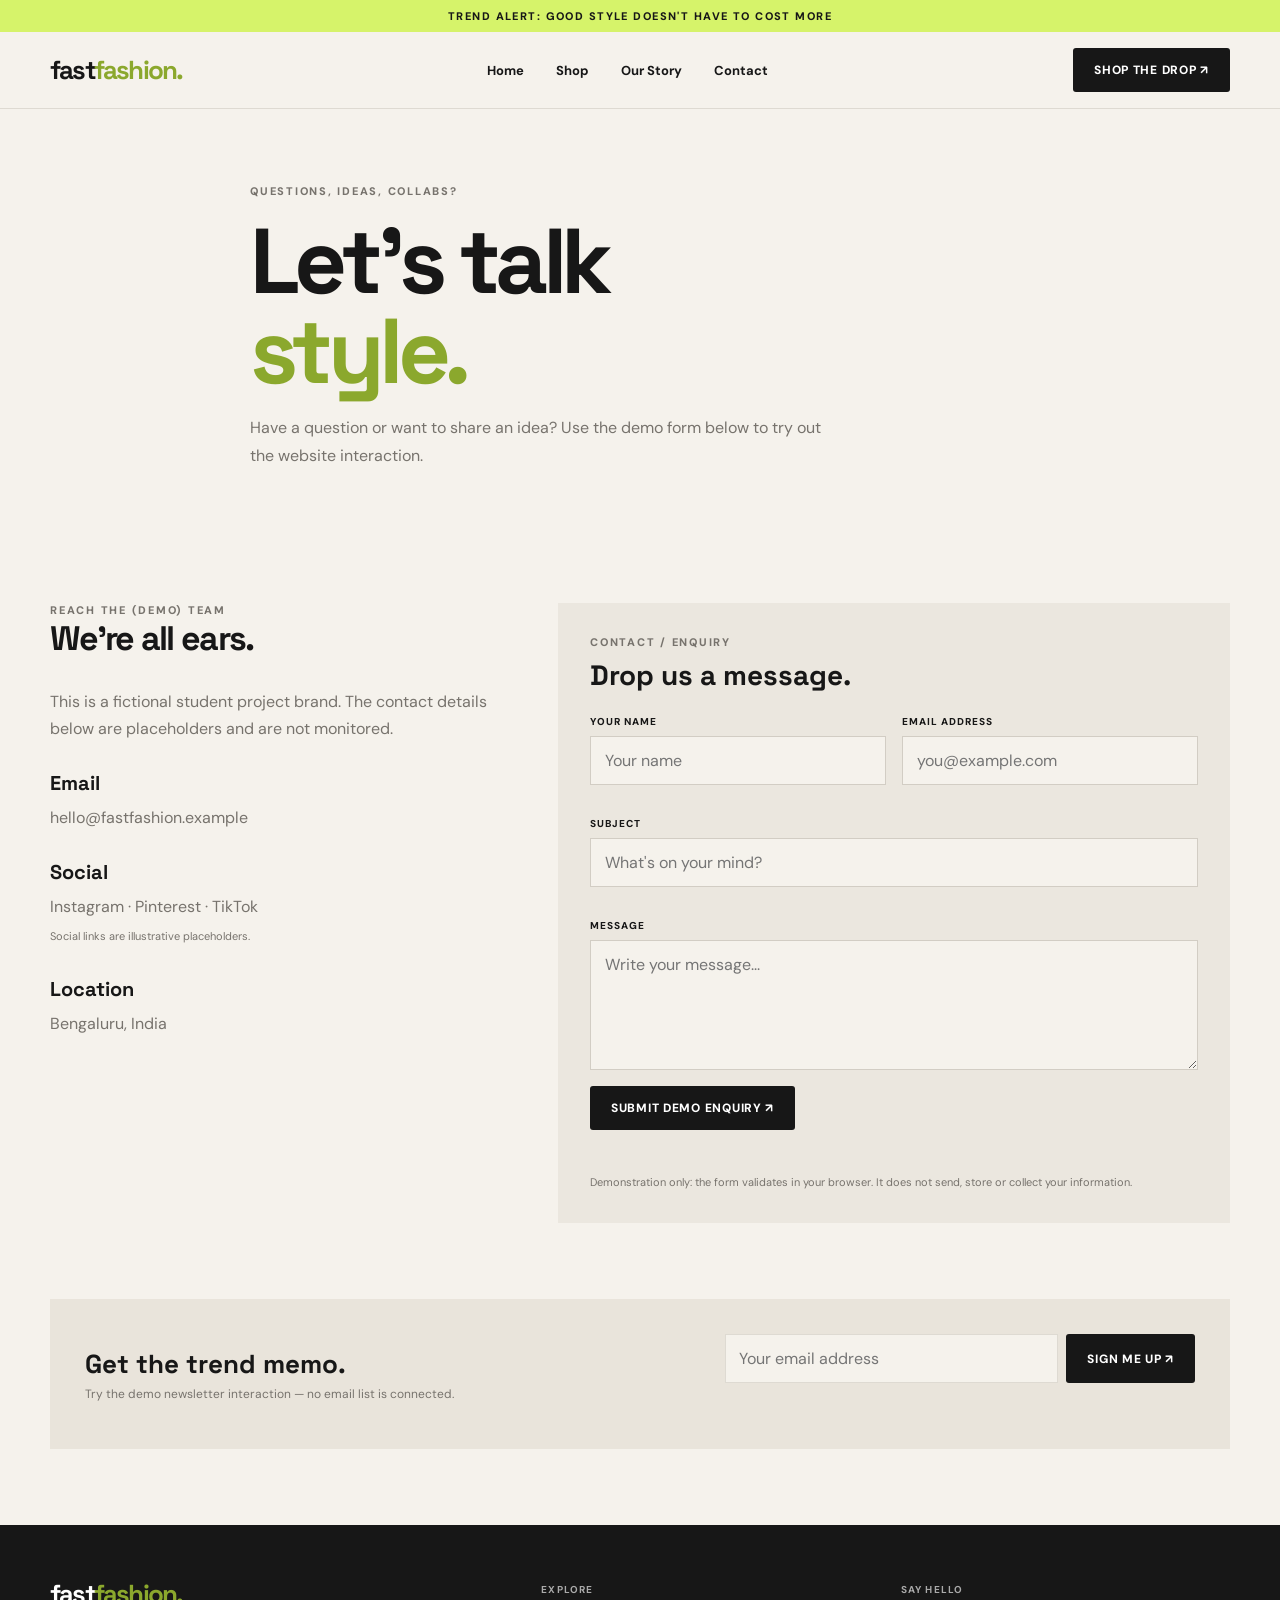
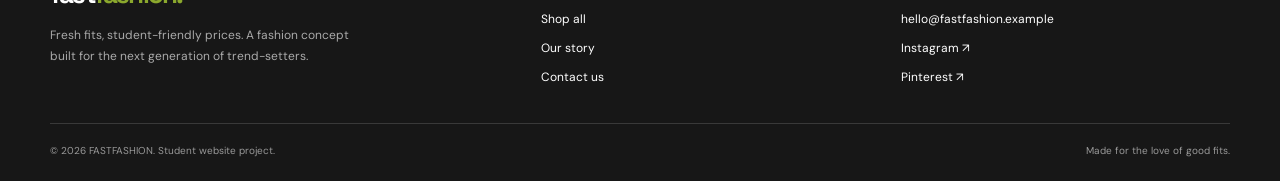
<file: contact.html>
<!DOCTYPE html>
<html lang="en">
<head>
  <meta charset="UTF-8">
  <meta name="viewport" content="width=device-width, initial-scale=1.0">
  <meta name="description" content="Contact FASTFASHION for questions and enquiries. Demonstration forms are for website testing only.">
  <title>Get in touch | FASTFASHION</title>

  <link rel="preconnect" href="https://fonts.googleapis.com">
  <link rel="preconnect" href="https://fonts.gstatic.com" crossorigin>
  <link rel="stylesheet" href="style.css">

  <!-- Google Analytics 4 -->
  <script async src="https://www.googletagmanager.com/gtag/js?id=G-HJTHQKFRS6"></script>
  <script>
    window.dataLayer = window.dataLayer || [];
    function gtag(){dataLayer.push(arguments);}
    gtag('js', new Date());
    gtag('config', 'G-HJTHQKFRS6');
  </script>
</head>

<body>

<div class="announcement">
  TREND ALERT: GOOD STYLE DOESN'T HAVE TO COST MORE
</div>

<header>
  <div class="container nav">

    <a class="logo" href="index.html" aria-label="FASTFASHION home">
      fast<span>fashion.</span>
    </a>

    <button class="menu-toggle" aria-label="Toggle navigation" aria-expanded="false">☰</button>

    <nav class="nav-links" aria-label="Main navigation">
      <a href="index.html">Home</a>
      <a href="products.html">Shop</a>
      <a href="about.html">Our Story</a>
      <a href="contact.html" aria-current="page">Contact</a>
    </nav>

    <a class="nav-cta" href="products.html">Shop the drop ↗</a>

  </div>
</header>

<main>

<!-- Contact Page Heading -->
<section class="page-hero">
  <div class="container page-heading">

    <div class="eyebrow">Questions, ideas, collabs?</div>

    <h1>
      Let's talk<br>
      <em>style.</em>
    </h1>

    <p>
      Have a question or want to share an idea?
      Use the demo form below to try out the website interaction.
    </p>

  </div>
</section>

<!-- Contact Information and Enquiry Form -->
<section class="section">
  <div class="container contact-grid">

    <div class="contact-details">

      <div class="eyebrow">Reach the (demo) team</div>

      <h2 style="font:700 34px 'Space Grotesk';letter-spacing:-.05em">
        We're all ears.
      </h2>

      <p>
        This is a fictional student project brand.
        The contact details below are placeholders and are not monitored.
      </p>

      <h3>Email</h3>
      <p>hello@fastfashion.example</p>

      <h3>Social</h3>
      <p>
        Instagram · Pinterest · TikTok<br>
        <span class="form-note">Social links are illustrative placeholders.</span>
      </p>

      <h3>Location</h3>
      <p>Bengaluru, India</p>

    </div>

    <div class="form-panel">

      <div class="eyebrow">Contact / enquiry</div>

      <h2 style="font:700 28px 'Space Grotesk';margin:8px 0 22px">
        Drop us a message.
      </h2>

      <form id="contact-form">

        <div class="form-grid">

          <div class="field">
            <label for="name">Your name</label>
            <input
              id="name"
              name="name"
              type="text"
              placeholder="Your name"
              required>
          </div>

          <div class="field">
            <label for="email">Email address</label>
            <input
              id="email"
              name="email"
              type="email"
              placeholder="you@example.com"
              required>
          </div>

          <div class="field full">
            <label for="subject">Subject</label>
            <input
              id="subject"
              name="subject"
              type="text"
              placeholder="What's on your mind?"
              required>
          </div>

          <div class="field full">
            <label for="message">Message</label>
            <textarea
              id="message"
              name="message"
              placeholder="Write your message..."
              required></textarea>
          </div>

        </div>

        <button class="btn" type="submit">
          Submit demo enquiry ↗
        </button>

        <div
          class="status"
          id="contact-status"
          role="status"
          aria-live="polite">
        </div>

        <p class="form-note">
          Demonstration only: the form validates in your browser.
          It does not send, store or collect your information.
        </p>

      </form>

    </div>

  </div>
</section>

<!-- Newsletter Subscription Demonstration -->
<section class="container section" style="padding-top:0">

  <div class="newsletter">

    <div>
      <h3>Get the trend memo.</h3>
      <p>
        Try the demo newsletter interaction — no email list is connected.
      </p>
    </div>

    <div style="flex:1;max-width:470px">

      <form class="newsletter-form" id="newsletter-form">

        <input
          type="email"
          aria-label="Email address for newsletter demo"
          placeholder="Your email address"
          required>

        <button class="btn" type="submit">
          Sign me up ↗
        </button>

      </form>

      <div
        class="status"
        id="newsletter-status"
        role="status"
        aria-live="polite">
      </div>

    </div>

  </div>

</section>

</main>

<!-- Footer -->
<footer>
  <div class="container">

    <div class="footer-top">

      <div class="footer-brand">
        <a class="logo" href="index.html">
          fast<span>fashion.</span>
        </a>

        <p>
          Fresh fits, student-friendly prices.
          A fashion concept built for the next generation of trend-setters.
        </p>
      </div>

      <div class="footer-col">
        <strong>Explore</strong>
        <a href="products.html">Shop all</a>
        <a href="about.html">Our story</a>
        <a href="contact.html">Contact us</a>
      </div>

      <div class="footer-col">
        <strong>Say hello</strong>
        <span>hello@fastfashion.example</span>
        <a href="#" aria-label="Instagram (demo link)">Instagram ↗</a>
        <a href="#" aria-label="Pinterest (demo link)">Pinterest ↗</a>
      </div>

    </div>

    <div class="footer-bottom">
      <span>© 2026 FASTFASHION. Student website project.</span>
      <span>Made for the love of good fits.</span>
    </div>

  </div>
</footer>

<script src="script.js"></script>

</body>
</html>
</file>
<file: style.css>
@import url('https://fonts.googleapis.com/css2?family=DM+Sans:wght@400;500;600;700;800&family=Space+Grotesk:wght@500;600;700&display=swap');
:root{--ink:#171717;--paper:#f5f2ec;--lime:#d6f36a;--pink:#e8a9b8;--muted:#77736d;--line:#dedad2;--white:#fff;--radius:18px}
*{box-sizing:border-box}html{scroll-behavior:smooth}body{margin:0;background:var(--paper);color:var(--ink);font-family:'DM Sans',sans-serif}a{color:inherit;text-decoration:none}button,input,textarea,select{font:inherit}img{display:block;max-width:100%}.container{width:min(1180px,calc(100% - 40px));margin:auto}
.announcement{background:var(--lime);text-align:center;padding:9px 15px;font-size:11px;font-weight:800;letter-spacing:.13em;text-transform:uppercase}
header{position:sticky;top:0;z-index:20;background:rgba(245,242,236,.94);backdrop-filter:blur(12px);border-bottom:1px solid var(--line)}
.nav{height:76px;display:flex;align-items:center;justify-content:space-between}.logo{font:700 26px 'Space Grotesk';letter-spacing:-1.8px}.logo span{color:#8ba82d}.nav-links{display:flex;gap:32px;align-items:center;font-size:13px;font-weight:700}.nav-links a{transition:opacity .2s}.nav-links a:hover{opacity:.55}.nav-cta,.btn{display:inline-flex;align-items:center;justify-content:center;background:var(--ink);color:white;padding:14px 21px;border:0;border-radius:3px;font-size:12px;font-weight:800;letter-spacing:.06em;text-transform:uppercase;cursor:pointer;transition:transform .2s,background .2s}.nav-cta:hover,.btn:hover{transform:translateY(-2px);background:#454545}.menu-toggle{display:none;background:none;border:0;font-size:25px}
.hero{padding:48px 0 70px}.hero-grid{display:grid;grid-template-columns:1fr 1.03fr;gap:36px;align-items:center}.eyebrow{font-size:11px;font-weight:800;letter-spacing:.16em;text-transform:uppercase;color:var(--muted)}h1,h2,h3,p{margin-top:0}h1{font:700 clamp(54px,7.3vw,100px)/.91 'Space Grotesk';letter-spacing:-.075em;margin:20px 0 25px}h1 em{font-style:normal;color:#8ba82d}.hero-copy{max-width:430px;color:#65615b;line-height:1.7;font-size:15px}.hero-actions{display:flex;gap:12px;align-items:center;margin-top:28px}.btn-light{background:transparent;color:var(--ink);border:1px solid var(--ink)}.btn-light:hover{background:var(--ink);color:white}.hero-image{position:relative;min-height:550px;border-radius:4px;overflow:hidden;background:#d9d1c6}.hero-image img{width:100%;height:550px;object-fit:cover}.sticker{position:absolute;bottom:22px;left:22px;background:var(--lime);width:108px;height:108px;border-radius:50%;display:grid;place-items:center;text-align:center;font:700 14px/1.1 'Space Grotesk';transform:rotate(-10deg)}
.ticker{overflow:hidden;background:var(--ink);color:white;padding:17px 0;white-space:nowrap;font:700 14px 'Space Grotesk';letter-spacing:.12em}.ticker span{margin:0 30px}.ticker b{color:var(--lime)}
.section{padding:76px 0}.section-head{display:flex;justify-content:space-between;align-items:end;gap:20px;margin-bottom:28px}.section-head h2,.page-heading h1{font:700 clamp(38px,5vw,60px)/.98 'Space Grotesk';letter-spacing:-.06em;margin:9px 0 0}.text-link{font-size:12px;font-weight:800;text-transform:uppercase;border-bottom:1px solid;padding-bottom:5px}
.product-grid{display:grid;grid-template-columns:repeat(3,1fr);gap:28px 18px}.product-card{min-width:0}.product-photo{position:relative;background:#e6e0d6;overflow:hidden;aspect-ratio:4/5}.product-photo img{width:100%;height:100%;object-fit:cover;transition:transform .45s}.product-card:hover .product-photo img{transform:scale(1.045)}.tag{position:absolute;top:13px;left:13px;background:var(--lime);padding:7px 10px;font-size:9px;font-weight:800;text-transform:uppercase;letter-spacing:.1em}.product-info{display:flex;justify-content:space-between;gap:12px;padding-top:13px}.product-info h3{font-size:14px;margin:0 0 5px}.product-info p{font-size:11px;color:var(--muted);margin:0}.price{font-size:14px;font-weight:800;white-space:nowrap}.product-action{display:inline-block;margin-top:12px;font-size:10px;font-weight:800;text-transform:uppercase;letter-spacing:.08em;border-bottom:1px solid;padding-bottom:3px}
.promo{background:var(--lime);padding:55px;display:grid;grid-template-columns:1fr auto;align-items:center;gap:20px}.promo h2{font:700 clamp(34px,5vw,58px)/.98 'Space Grotesk';letter-spacing:-.06em;margin:10px 0}.promo p{margin:0;color:#444;max-width:480px;line-height:1.6}
.page-hero{padding:75px 0 42px}.page-heading{max-width:780px}.page-heading h1{font-size:clamp(54px,8vw,92px);margin:18px 0}.page-heading p{max-width:590px;color:var(--muted);line-height:1.7}
.filters{display:flex;flex-wrap:wrap;gap:9px;margin:24px 0 30px}.filter-btn{border:1px solid var(--line);background:transparent;padding:10px 16px;font-size:11px;font-weight:800;text-transform:uppercase;cursor:pointer}.filter-btn.active,.filter-btn:hover{background:var(--ink);color:white;border-color:var(--ink)}
.about-grid{display:grid;grid-template-columns:1fr 1fr;gap:48px;align-items:center}.about-image{height:570px;object-fit:cover;width:100%}.about-copy p{color:var(--muted);line-height:1.8}.values{display:grid;grid-template-columns:repeat(3,1fr);gap:14px;margin-top:30px}.value{border-top:1px solid var(--line);padding-top:15px}.value strong{display:block;font:700 28px 'Space Grotesk';margin-bottom:6px}.value span{font-size:11px;color:var(--muted)}
.quote-grid{display:grid;grid-template-columns:repeat(3,1fr);gap:15px}.quote{background:#ebe7df;padding:25px;min-height:190px}.quote p{font:600 17px/1.4 'Space Grotesk'}.quote span{font-size:11px;color:var(--muted)}
.contact-grid{display:grid;grid-template-columns:.8fr 1.2fr;gap:60px}.contact-details p{color:var(--muted);line-height:1.7}.contact-details h3{font:700 20px 'Space Grotesk';margin:28px 0 8px}.form-panel{background:#ebe7df;padding:32px}.form-grid{display:grid;grid-template-columns:1fr 1fr;gap:16px}.field{display:flex;flex-direction:column;gap:8px;margin-bottom:16px}.field.full{grid-column:1/-1}.field label{font-size:10px;font-weight:800;text-transform:uppercase;letter-spacing:.1em}.field input,.field textarea,.field select{width:100%;border:1px solid #d2cdc4;background:var(--paper);padding:13px 14px;outline:none}.field input:focus,.field textarea:focus{border-color:var(--ink)}.field textarea{min-height:130px;resize:vertical}.form-note{font-size:11px;color:var(--muted);line-height:1.6;margin:13px 0 0}.status{font-size:12px;font-weight:700;margin-top:13px;min-height:18px}
.newsletter{background:#e9e4db;padding:35px;display:flex;justify-content:space-between;align-items:center;gap:25px}.newsletter h3{font:700 26px 'Space Grotesk';margin:0 0 5px}.newsletter p{font-size:12px;color:var(--muted);margin:0}.newsletter-form{display:flex;gap:8px;min-width:350px}.newsletter-form input{flex:1;min-width:0;padding:13px;border:1px solid var(--line);background:var(--paper)}
footer{background:var(--ink);color:white;padding:52px 0 24px}.footer-top{display:grid;grid-template-columns:1.4fr 1fr 1fr;gap:30px;padding-bottom:38px}.footer-brand p{color:#aaa;max-width:300px;font-size:12px;line-height:1.7;margin-top:14px}.footer-col strong{font-size:10px;letter-spacing:.12em;text-transform:uppercase;color:#aaa}.footer-col a,.footer-col span{display:block;font-size:12px;margin-top:13px;color:white}.footer-bottom{border-top:1px solid #393939;padding-top:20px;display:flex;justify-content:space-between;color:#999;font-size:10px}
@media(max-width:800px){.hero-grid,.about-grid,.contact-grid{grid-template-columns:1fr}.hero-image,.hero-image img{height:430px;min-height:430px}.product-grid{grid-template-columns:repeat(2,1fr)}.newsletter{align-items:flex-start;flex-direction:column}.newsletter-form{min-width:0;width:100%}.footer-top{grid-template-columns:1fr 1fr}.footer-brand{grid-column:1/-1}.promo{padding:35px;grid-template-columns:1fr}.about-image{height:430px}}
@media(max-width:600px){.container{width:min(100% - 28px,1180px)}.nav{height:65px}.menu-toggle{display:block}.nav-links{display:none;position:absolute;top:65px;left:0;right:0;background:var(--paper);padding:20px;flex-direction:column;align-items:flex-start;border-bottom:1px solid var(--line)}.nav-links.open{display:flex}.nav-cta{display:none}.hero{padding-top:30px}.hero-grid{gap:25px}.hero-image,.hero-image img{height:390px;min-height:390px}.section{padding:55px 0}.section-head{align-items:flex-start;flex-direction:column}.product-grid{gap:22px 11px}.product-info{display:block}.price{display:block;margin-top:7px}.page-hero{padding:52px 0 25px}.form-panel{padding:20px}.form-grid{grid-template-columns:1fr}.field.full{grid-column:auto}.values{grid-template-columns:1fr}.quote-grid{grid-template-columns:1fr}.footer-top{grid-template-columns:1fr 1fr}.footer-bottom{gap:12px;flex-direction:column}.newsletter{padding:25px}.newsletter-form{flex-direction:column}.promo{padding:28px}}
</file>
